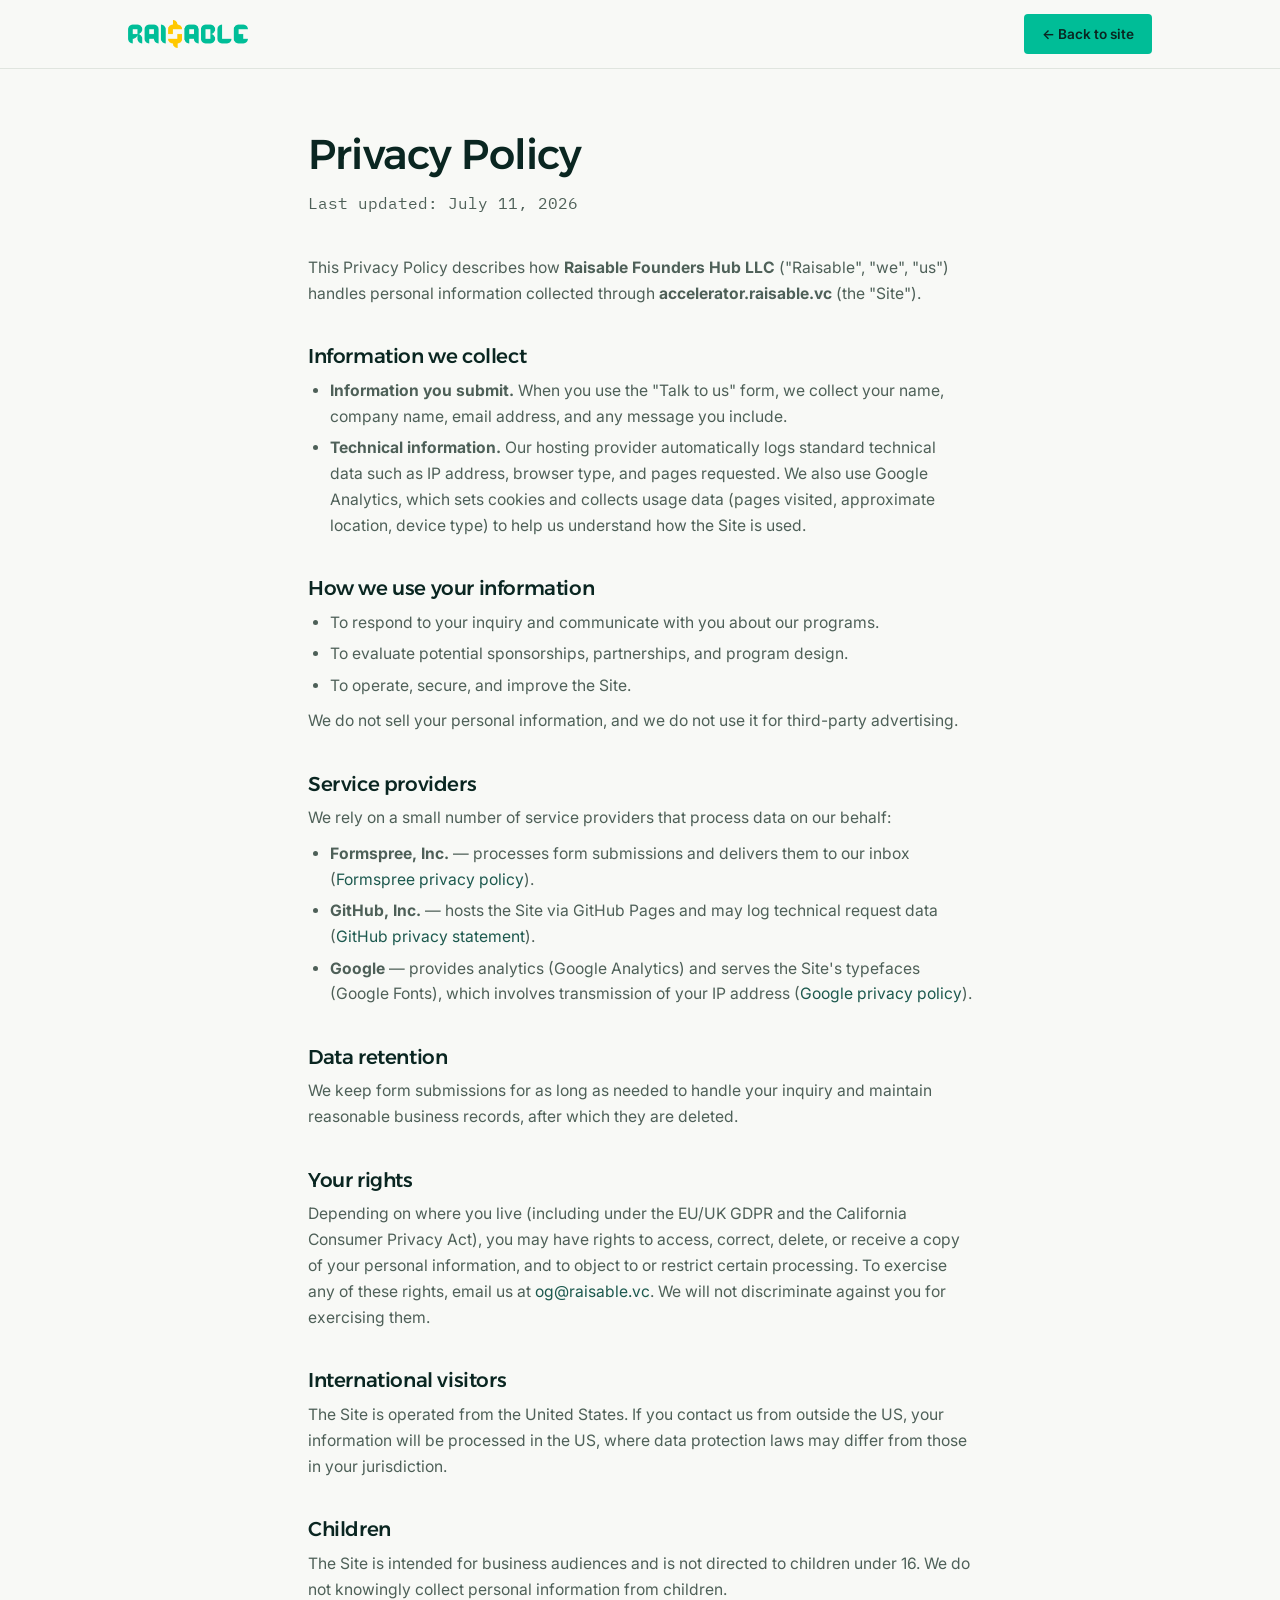
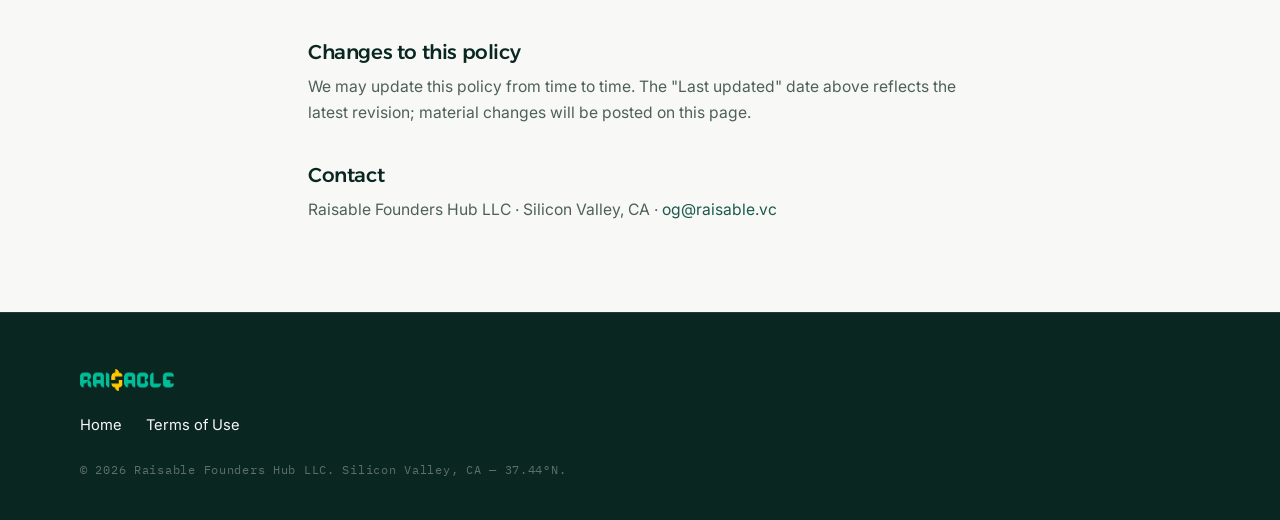
<file: privacy.html>
<!DOCTYPE html>
<html lang="en">
<head>
  <meta charset="UTF-8">
  <meta name="viewport" content="width=device-width, initial-scale=1.0">
  <title>Privacy Policy | Raisable</title>
  <meta name="description" content="Privacy Policy for accelerator.raisable.vc, operated by Raisable Founders Hub LLC.">
  <meta name="robots" content="noindex">
  <link rel="icon" href="data:image/svg+xml,%3Csvg xmlns='http://www.w3.org/2000/svg' viewBox='0 0 32 32'%3E%3Crect width='32' height='32' rx='7' fill='%230A2621'/%3E%3Ctext x='16' y='23' font-family='Arial,sans-serif' font-size='19' font-weight='700' fill='%2300BD97' text-anchor='middle'%3ER%3C/text%3E%3C/svg%3E">
  <link rel="preconnect" href="https://fonts.googleapis.com">
  <link rel="preconnect" href="https://fonts.gstatic.com" crossorigin>
  <link href="https://fonts.googleapis.com/css2?family=Alexandria:wght@400;500;600;700&family=Inter:wght@400;500;600&family=IBM+Plex+Mono:wght@400;500&display=swap" rel="stylesheet">
  <link rel="stylesheet" href="assets/css/style.css">
</head>
<body>

  <header class="nav is-solid">
    <div class="nav-inner">
      <a class="nav-logo" href="index.html" aria-label="Raisable — home">
        <img src="assets/img/logo.png" alt="Raisable" width="122" height="28">
      </a>
      <a class="btn btn-nav" style="margin-left:auto" href="index.html">← Back to site</a>
    </div>
  </header>

  <main class="legal-main">
    <h1>Privacy Policy</h1>
    <p class="legal-updated">Last updated: July 11, 2026</p>

    <p>This Privacy Policy describes how <strong>Raisable Founders Hub LLC</strong>
      ("Raisable", "we", "us") handles personal information collected through
      <strong>accelerator.raisable.vc</strong> (the "Site").</p>

    <h2>Information we collect</h2>
    <ul>
      <li><strong>Information you submit.</strong> When you use the "Talk to us" form, we
        collect your name, company name, email address, and any message you include.</li>
      <li><strong>Technical information.</strong> Our hosting provider automatically logs
        standard technical data such as IP address, browser type, and pages requested.
        We also use Google Analytics, which sets cookies and collects usage data (pages
        visited, approximate location, device type) to help us understand how the Site is
        used.</li>
    </ul>

    <h2>How we use your information</h2>
    <ul>
      <li>To respond to your inquiry and communicate with you about our programs.</li>
      <li>To evaluate potential sponsorships, partnerships, and program design.</li>
      <li>To operate, secure, and improve the Site.</li>
    </ul>
    <p>We do not sell your personal information, and we do not use it for third-party
      advertising.</p>

    <h2>Service providers</h2>
    <p>We rely on a small number of service providers that process data on our behalf:</p>
    <ul>
      <li><strong>Formspree, Inc.</strong> — processes form submissions and delivers them to
        our inbox (<a href="https://formspree.io/legal/privacy-policy/" rel="noopener">Formspree privacy policy</a>).</li>
      <li><strong>GitHub, Inc.</strong> — hosts the Site via GitHub Pages and may log
        technical request data (<a href="https://docs.github.com/en/site-policy/privacy-policies/github-general-privacy-statement" rel="noopener">GitHub privacy statement</a>).</li>
      <li><strong>Google</strong> — provides analytics (Google Analytics) and serves the
        Site's typefaces (Google Fonts), which involves transmission of your IP address
        (<a href="https://policies.google.com/privacy" rel="noopener">Google privacy policy</a>).</li>
    </ul>

    <h2>Data retention</h2>
    <p>We keep form submissions for as long as needed to handle your inquiry and maintain
      reasonable business records, after which they are deleted.</p>

    <h2>Your rights</h2>
    <p>Depending on where you live (including under the EU/UK GDPR and the California
      Consumer Privacy Act), you may have rights to access, correct, delete, or receive a
      copy of your personal information, and to object to or restrict certain processing.
      To exercise any of these rights, email us at
      <a href="mailto:og@raisable.vc">og@raisable.vc</a>. We will not discriminate against
      you for exercising them.</p>

    <h2>International visitors</h2>
    <p>The Site is operated from the United States. If you contact us from outside the US,
      your information will be processed in the US, where data protection laws may differ
      from those in your jurisdiction.</p>

    <h2>Children</h2>
    <p>The Site is intended for business audiences and is not directed to children under 16.
      We do not knowingly collect personal information from children.</p>

    <h2>Changes to this policy</h2>
    <p>We may update this policy from time to time. The "Last updated" date above reflects
      the latest revision; material changes will be posted on this page.</p>

    <h2>Contact</h2>
    <p>Raisable Founders Hub LLC · Silicon Valley, CA ·
      <a href="mailto:og@raisable.vc">og@raisable.vc</a></p>
  </main>

  <footer class="footer">
    <div class="footer-inner">
      <img src="assets/img/logo.png" alt="Raisable" width="113" height="26">
      <div class="footer-links">
        <a href="index.html">Home</a>
        <a href="terms.html">Terms of Use</a>
      </div>
      <p class="footer-fine">© 2026 Raisable Founders Hub LLC. Silicon Valley, CA — 37.44°N.</p>
    </div>
  </footer>

</body>
</html>
</file>
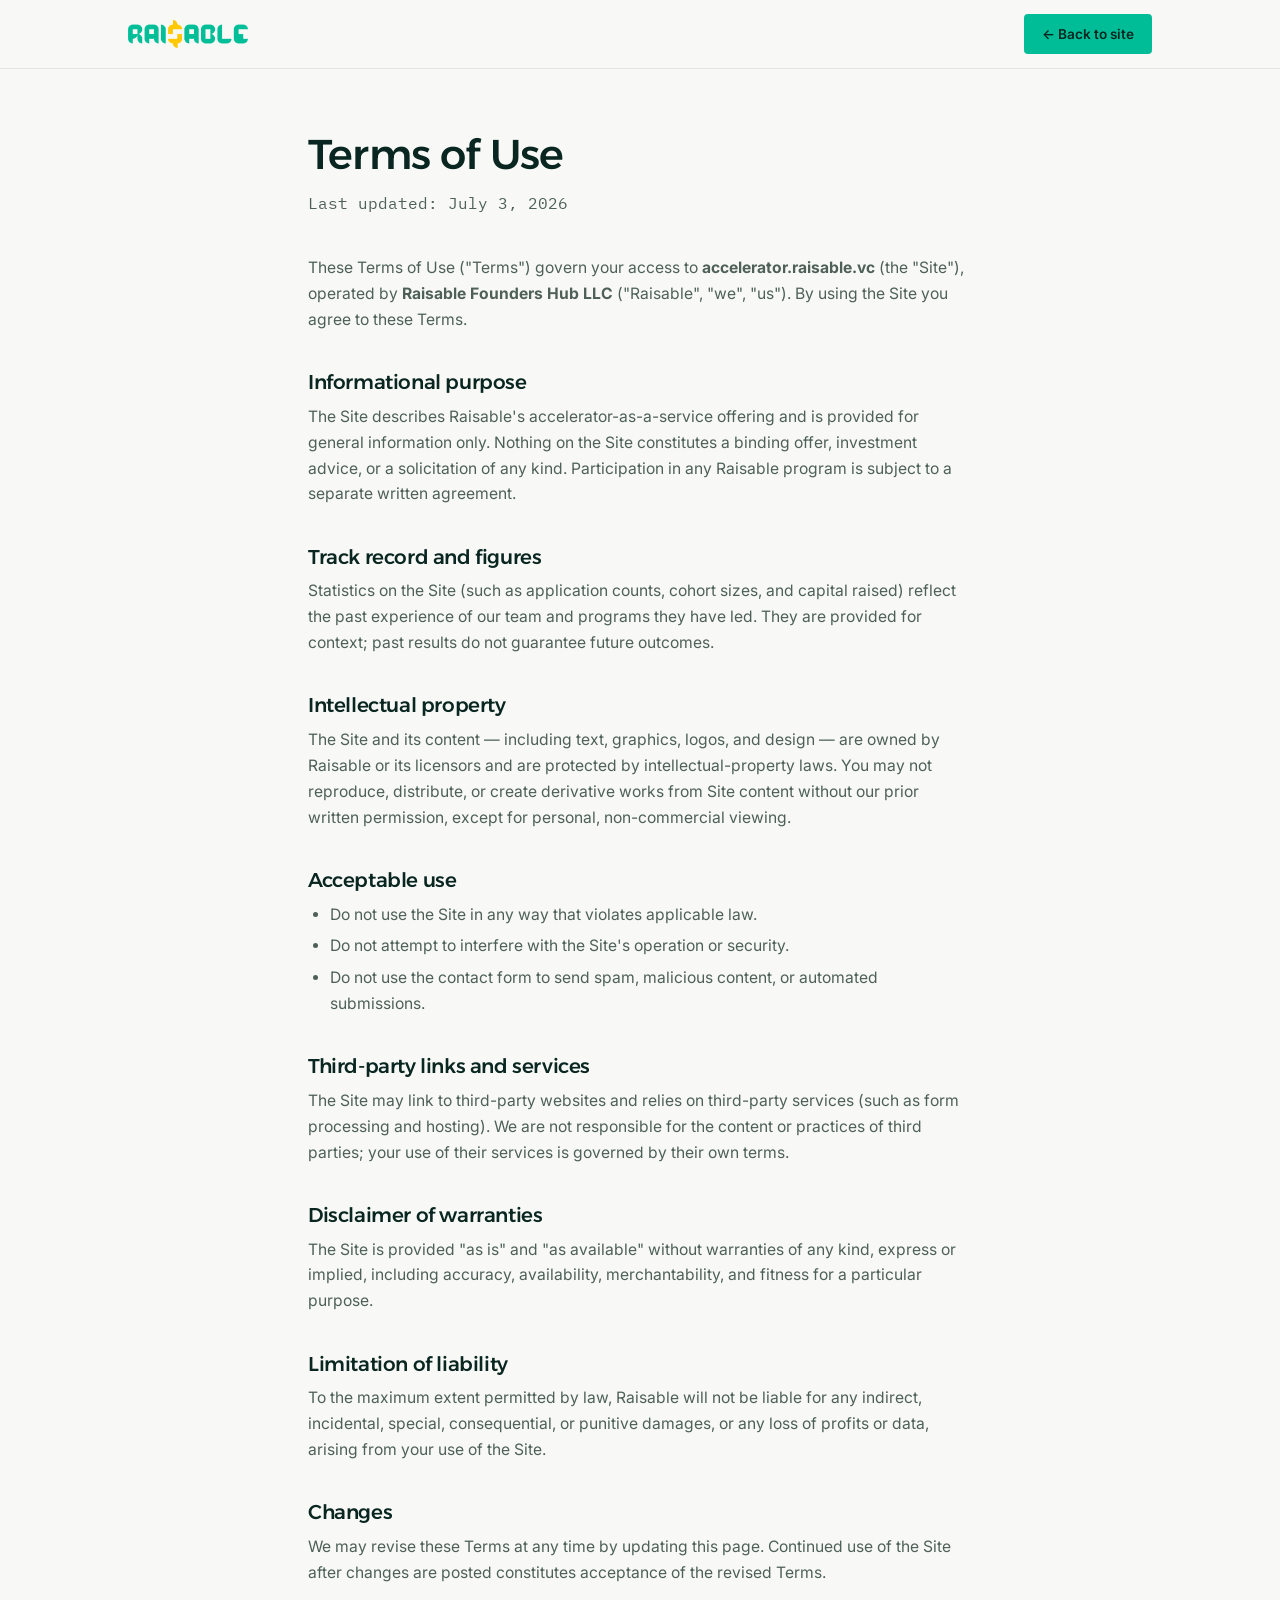
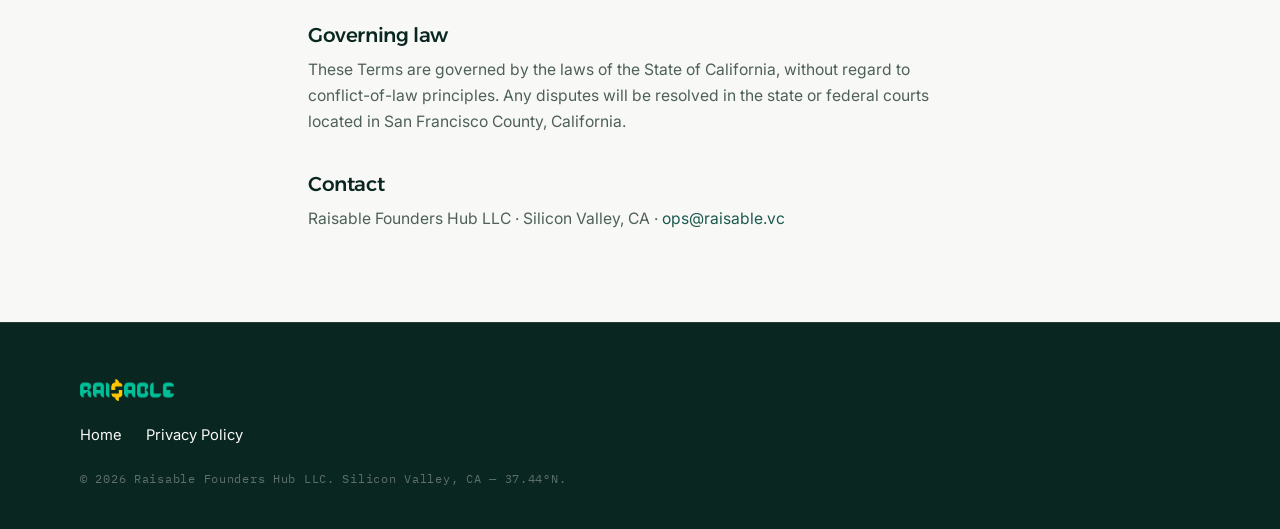
<file: terms.html>
<!DOCTYPE html>
<html lang="en">
<head>
  <meta charset="UTF-8">
  <meta name="viewport" content="width=device-width, initial-scale=1.0">
  <title>Terms of Use | Raisable</title>
  <meta name="description" content="Terms of Use for accelerator.raisable.vc, operated by Raisable Founders Hub LLC.">
  <meta name="robots" content="noindex">
  <link rel="icon" href="data:image/svg+xml,%3Csvg xmlns='http://www.w3.org/2000/svg' viewBox='0 0 32 32'%3E%3Crect width='32' height='32' rx='7' fill='%230A2621'/%3E%3Ctext x='16' y='23' font-family='Arial,sans-serif' font-size='19' font-weight='700' fill='%2300BD97' text-anchor='middle'%3ER%3C/text%3E%3C/svg%3E">
  <link rel="preconnect" href="https://fonts.googleapis.com">
  <link rel="preconnect" href="https://fonts.gstatic.com" crossorigin>
  <link href="https://fonts.googleapis.com/css2?family=Alexandria:wght@400;500;600;700&family=Inter:wght@400;500;600&family=IBM+Plex+Mono:wght@400;500&display=swap" rel="stylesheet">
  <link rel="stylesheet" href="assets/css/style.css">
</head>
<body>

  <header class="nav is-solid">
    <div class="nav-inner">
      <a class="nav-logo" href="index.html" aria-label="Raisable — home">
        <img src="assets/img/logo.png" alt="Raisable" width="122" height="28">
      </a>
      <a class="btn btn-nav" style="margin-left:auto" href="index.html">← Back to site</a>
    </div>
  </header>

  <main class="legal-main">
    <h1>Terms of Use</h1>
    <p class="legal-updated">Last updated: July 3, 2026</p>

    <p>These Terms of Use ("Terms") govern your access to
      <strong>accelerator.raisable.vc</strong> (the "Site"), operated by
      <strong>Raisable Founders Hub LLC</strong> ("Raisable", "we", "us"). By using the
      Site you agree to these Terms.</p>

    <h2>Informational purpose</h2>
    <p>The Site describes Raisable's accelerator-as-a-service offering and is provided for
      general information only. Nothing on the Site constitutes a binding offer, investment
      advice, or a solicitation of any kind. Participation in any Raisable program is
      subject to a separate written agreement.</p>

    <h2>Track record and figures</h2>
    <p>Statistics on the Site (such as application counts, cohort sizes, and capital
      raised) reflect the past experience of our team and programs they have led. They are
      provided for context; past results do not guarantee future outcomes.</p>

    <h2>Intellectual property</h2>
    <p>The Site and its content — including text, graphics, logos, and design — are owned
      by Raisable or its licensors and are protected by intellectual-property laws. You may
      not reproduce, distribute, or create derivative works from Site content without our
      prior written permission, except for personal, non-commercial viewing.</p>

    <h2>Acceptable use</h2>
    <ul>
      <li>Do not use the Site in any way that violates applicable law.</li>
      <li>Do not attempt to interfere with the Site's operation or security.</li>
      <li>Do not use the contact form to send spam, malicious content, or automated
        submissions.</li>
    </ul>

    <h2>Third-party links and services</h2>
    <p>The Site may link to third-party websites and relies on third-party services (such
      as form processing and hosting). We are not responsible for the content or practices
      of third parties; your use of their services is governed by their own terms.</p>

    <h2>Disclaimer of warranties</h2>
    <p>The Site is provided "as is" and "as available" without warranties of any kind,
      express or implied, including accuracy, availability, merchantability, and fitness
      for a particular purpose.</p>

    <h2>Limitation of liability</h2>
    <p>To the maximum extent permitted by law, Raisable will not be liable for any
      indirect, incidental, special, consequential, or punitive damages, or any loss of
      profits or data, arising from your use of the Site.</p>

    <h2>Changes</h2>
    <p>We may revise these Terms at any time by updating this page. Continued use of the
      Site after changes are posted constitutes acceptance of the revised Terms.</p>

    <h2>Governing law</h2>
    <p>These Terms are governed by the laws of the State of California, without regard to
      conflict-of-law principles. Any disputes will be resolved in the state or federal
      courts located in San Francisco County, California.</p>

    <h2>Contact</h2>
    <p>Raisable Founders Hub LLC · Silicon Valley, CA ·
      <a href="mailto:ops@raisable.vc">ops@raisable.vc</a></p>
  </main>

  <footer class="footer">
    <div class="footer-inner">
      <img src="assets/img/logo.png" alt="Raisable" width="113" height="26">
      <div class="footer-links">
        <a href="index.html">Home</a>
        <a href="privacy.html">Privacy Policy</a>
      </div>
      <p class="footer-fine">© 2026 Raisable Founders Hub LLC. Silicon Valley, CA — 37.44°N.</p>
    </div>
  </footer>

</body>
</html>
</file>
<file: assets/css/style.css>
/* ============================================================
   Raisable Founders Hub — Accelerator-as-a-Service
   Brand palette (logo book): forest #0A2621 · emerald #00BD97 ·
   yellow #FFC700 · orange #FF6B00 · mid-green #1C594E
   Type: Alexandria (display) · Inter (body) · IBM Plex Mono (data)
   ============================================================ */

:root {
  --paper: #F8F9F6;
  --white: #FFFFFF;
  --ink: #0A2621;
  --soft: #4E6058;
  --line: #E0E5DF;
  --teal: #00BD97;
  --teal-ink: #1C594E;
  --yellow: #FFC700;
  --night: #0A2621;
  --night-soft: rgba(248, 249, 246, 0.72);

  --font-display: "Alexandria", "Avenir Next", sans-serif;
  --font-body: "Inter", -apple-system, "Segoe UI", sans-serif;
  --font-mono: "IBM Plex Mono", "SF Mono", monospace;

  --w-content: 1120px;
  --pad-x: clamp(20px, 5vw, 48px);
}

* { margin: 0; padding: 0; box-sizing: border-box; }

html { scroll-behavior: smooth; }

body {
  font-family: var(--font-body);
  font-size: 17px;
  line-height: 1.65;
  color: var(--ink);
  background: var(--paper);
  -webkit-font-smoothing: antialiased;
}

img, video { max-width: 100%; display: block; }

a { color: var(--teal-ink); text-decoration: none; }
a:hover { text-decoration: underline; text-underline-offset: 3px; }

:focus-visible {
  outline: 2px solid var(--teal);
  outline-offset: 3px;
  border-radius: 2px;
}

.skip-link {
  position: absolute; left: -9999px; top: 0;
  background: var(--ink); color: var(--paper);
  padding: 10px 18px; z-index: 100;
}
.skip-link:focus { left: 12px; top: 12px; }

/* ---------- Typography ---------- */

h1, h2, h3 {
  font-family: var(--font-display);
  font-weight: 500;
  line-height: 1.16;
  letter-spacing: -0.02em;
  text-wrap: balance;
}

/* Alexandria has no italic — accent words carry color instead */
h1 em, h2 em {
  font-style: normal;
  font-weight: 500;
  color: var(--teal-ink);
}

h2 { font-size: clamp(1.8rem, 3.6vw, 2.7rem); margin-bottom: 0.6em; }
h3 { font-size: 1.2rem; line-height: 1.3; }

.eyebrow {
  font-family: var(--font-mono);
  font-size: 0.78rem;
  font-weight: 500;
  letter-spacing: 0.14em;
  text-transform: uppercase;
  color: var(--teal-ink);
  margin-bottom: 1.1rem;
}
.eyebrow::before {
  content: "";
  display: inline-block;
  width: 8px; height: 8px;
  background: var(--teal);
  margin-right: 10px;
  vertical-align: baseline;
}
.eyebrow-light { color: var(--teal); }

.lede { font-size: 1.18rem; line-height: 1.6; color: var(--ink); max-width: 58ch; }
.quiet { color: var(--soft); }
.kicker {
  font-family: var(--font-display);
  font-weight: 500;
  font-size: 1.15rem;
  color: var(--teal-ink);
  margin-top: 1.6rem;
}

/* ---------- Buttons ---------- */

.btn {
  display: inline-block;
  font-family: var(--font-body);
  font-weight: 600;
  font-size: 0.95rem;
  padding: 14px 28px;
  border: 0;
  border-radius: 4px;
  cursor: pointer;
  transition: background-color 0.18s ease, transform 0.18s ease;
}
.btn:hover { text-decoration: none; }

.btn-primary {
  background: var(--teal);
  color: var(--night);
}
.btn-primary:hover { background: #0BD5AC; transform: translateY(-1px); }

.btn-nav {
  background: var(--teal);
  color: var(--night);
  padding: 9px 18px;
  font-size: 0.85rem;
}
.btn-nav:hover { background: #0BD5AC; }

.link-arrow {
  font-size: 0.95rem;
  font-weight: 500;
  color: var(--paper);
  border-bottom: 1px solid rgba(248, 249, 246, 0.4);
  padding-bottom: 2px;
}
.link-arrow:hover { text-decoration: none; border-color: var(--paper); }

/* ---------- Nav ---------- */

.nav {
  position: fixed;
  top: 0; left: 0; right: 0;
  z-index: 50;
  transition: background-color 0.25s ease, box-shadow 0.25s ease;
}
.nav-inner {
  max-width: var(--w-content);
  margin: 0 auto;
  padding: 14px var(--pad-x);
  display: flex;
  align-items: center;
  gap: 32px;
}
.nav-logo img { height: 28px; width: auto; }
.nav-links {
  display: flex;
  gap: 26px;
  margin-left: auto;
}
.nav-links a {
  font-size: 0.88rem;
  font-weight: 500;
  color: var(--paper);
  transition: color 0.2s ease;
}
.nav-links a:hover { color: var(--teal); text-decoration: none; }

.nav.is-solid,
.nav.is-open {
  background: rgba(248, 249, 246, 0.92);
  backdrop-filter: blur(12px);
  box-shadow: 0 1px 0 var(--line);
}
.nav.is-solid .nav-links a,
.nav.is-open .nav-links a { color: var(--ink); }
.nav.is-solid .nav-links a:hover,
.nav.is-open .nav-links a:hover { color: var(--teal-ink); }

/* Hamburger (mobile menu) */
.nav-toggle {
  display: none;
  flex-direction: column;
  justify-content: center;
  gap: 6px;
  width: 40px;
  height: 40px;
  padding: 9px;
  border: 0;
  border-radius: 6px;
  background: transparent;
  cursor: pointer;
}
.nav-toggle span {
  display: block;
  height: 2px;
  width: 100%;
  background: var(--paper);
  border-radius: 2px;
  transition: transform 0.25s ease, background-color 0.25s ease;
}
.nav.is-solid .nav-toggle span,
.nav.is-open .nav-toggle span { background: var(--ink); }
.nav.is-open .nav-toggle span:first-child { transform: translateY(4px) rotate(45deg); }
.nav.is-open .nav-toggle span:last-child { transform: translateY(-4px) rotate(-45deg); }

/* ---------- Hero ---------- */

.hero {
  position: relative;
  min-height: 100svh;
  display: flex;
  flex-direction: column;
  justify-content: flex-end;
  color: var(--paper);
  overflow: hidden;
}

.hero-media {
  position: absolute;
  inset: 0;
  z-index: 0;
}
.hero-media video {
  width: 100%;
  height: 100%;
  object-fit: cover;
}
.hero-scrim {
  position: absolute;
  inset: 0;
  background:
    linear-gradient(to right,
      rgba(10, 38, 33, 0.55) 0%,
      rgba(10, 38, 33, 0.18) 60%,
      rgba(10, 38, 33, 0) 100%),
    linear-gradient(to bottom,
      rgba(10, 38, 33, 0.62) 0%,
      rgba(10, 38, 33, 0.44) 35%,
      rgba(10, 38, 33, 0.72) 72%,
      rgba(10, 38, 33, 0.94) 100%);
}

.hero-content {
  position: relative;
  z-index: 1;
  max-width: var(--w-content);
  width: 100%;
  margin: 0 auto;
  padding: 140px var(--pad-x) 56px;
}

.hero h1 {
  font-size: clamp(2.1rem, 5vw, 3.7rem);
  font-weight: 500;
  max-width: 20ch;
}
.hero h1 em { color: var(--teal); }

.hero-sub {
  margin-top: 1.4rem;
  max-width: 56ch;
  font-size: 1.1rem;
  color: var(--night-soft);
}

.hero-actions {
  margin-top: 2.2rem;
  display: flex;
  align-items: center;
  gap: 28px;
  flex-wrap: wrap;
}

.hero-proof {
  position: relative;
  z-index: 1;
  max-width: var(--w-content);
  width: 100%;
  margin: 0 auto;
  padding: 22px var(--pad-x) 30px;
  border-top: 1px solid rgba(248, 249, 246, 0.22);
  display: flex;
  gap: clamp(24px, 4vw, 56px);
  flex-wrap: wrap;
}
.proof-item { display: flex; flex-direction: column; }
.proof-item strong {
  font-family: var(--font-mono);
  font-weight: 500;
  font-size: 1.25rem;
  font-variant-numeric: tabular-nums;
}
.proof-item span {
  font-size: 0.78rem;
  letter-spacing: 0.04em;
  color: rgba(248, 249, 246, 0.62);
}
.proof-wide strong { font-size: 1rem; padding-top: 4px; }

/* ---------- Sections ---------- */

.section {
  padding: clamp(72px, 10vw, 128px) var(--pad-x);
}
/* Dark gradient sections (alternating rhythm: hero dark → light → dark…) */
.section-dark {
  background: linear-gradient(160deg, #000000 0%, #38746B 100%);
  color: var(--paper);
}
.section-dark h2,
.section-dark h3,
.section-dark .funnel-stage { color: #FFFFFF; }
.section-dark h2 em { color: var(--teal); }
.section-dark .eyebrow { color: var(--teal); }
.section-dark .lede { color: rgba(248, 249, 246, 0.92); }
.section-dark .section-body p:not(.lede) { color: rgba(248, 249, 246, 0.78); }
.section-dark .quiet { color: rgba(248, 249, 246, 0.6); }
.section-dark .funnel-num { color: #FFFFFF; }
.section-dark .funnel-note { color: rgba(248, 249, 246, 0.65); }
.section-dark .funnel-ledger { border-top-color: rgba(248, 249, 246, 0.85); }
.section-dark .funnel-row { border-bottom-color: rgba(248, 249, 246, 0.18); }
.section-dark .funnel-row::before { color: rgba(248, 249, 246, 0.5); }
.section-dark .funnel-row-accent { border-bottom-color: rgba(248, 249, 246, 0.85); }
.section-dark .funnel-row-accent .funnel-num,
.section-dark .funnel-row-accent .funnel-stage { color: var(--teal); }
.section-dark .included-list { border-top-color: rgba(248, 249, 246, 0.22); }
.section-dark .included-list li {
  border-bottom-color: rgba(248, 249, 246, 0.22);
  color: rgba(248, 249, 246, 0.85);
}
.section-dark .deliv-plate {
  background: rgba(248, 249, 246, 0.07);
  border: 1px solid rgba(0, 189, 151, 0.3);
}
.section-dark .deliv-plate h3 { color: #FFFFFF; }
.section-dark .deliv-plate p { color: #A9DFD1; }
.section-dark .who-card {
  background: rgba(248, 249, 246, 0.06);
  border-color: rgba(248, 249, 246, 0.16);
}
.section-dark .who-card p { color: rgba(248, 249, 246, 0.75); }

.section-grid {
  max-width: var(--w-content);
  margin: 0 auto;
  display: grid;
  grid-template-columns: 220px 1fr;
  gap: 40px;
}
.section-grid + .section-grid { margin-top: clamp(48px, 6vw, 80px); }

.section-body { max-width: 720px; }
.section-body p + p { margin-top: 1rem; }
.section-body .quiet { margin-top: 1.6rem; }

.fired-grid {
  display: grid;
  grid-template-columns: 1fr 1fr;
  gap: 16px;
  margin-top: 1.4rem;
}
.fired-card {
  background: var(--white);
  border: 1px solid var(--line);
  border-radius: 10px;
  padding: 22px 24px;
}
.fired-card h3 {
  font-size: 1.02rem;
  margin-bottom: 0.5rem;
}
.fired-card h3 span {
  font-family: var(--font-mono);
  color: var(--teal-ink);
  margin-right: 4px;
}
.fired-card p { color: var(--soft); font-size: 0.93rem; line-height: 1.55; }

.fact-chips {
  display: grid;
  grid-template-columns: repeat(3, 1fr);
  gap: 16px;
  margin-top: 1.8rem;
}
.fact-chip {
  background: rgba(248, 249, 246, 0.06);
  border: 1px solid rgba(0, 189, 151, 0.3);
  border-radius: 10px;
  padding: 20px 22px;
}
.fact-chip strong {
  display: block;
  font-family: var(--font-display);
  font-weight: 500;
  font-size: 1.05rem;
  color: #FFFFFF;
  margin-bottom: 0.4rem;
}
.fact-chip span {
  color: #A9DFD1;
  font-size: 0.9rem;
  line-height: 1.55;
}

.included-panel {
  max-width: var(--w-content);
  margin: clamp(48px, 6vw, 80px) auto 0;
  background: rgba(248, 249, 246, 0.06);
  border: 1px solid rgba(248, 249, 246, 0.16);
  border-radius: 14px;
  padding: clamp(26px, 3.5vw, 44px);
}
.included-panel .eyebrow { margin-bottom: 0.6rem; }
.included-list {
  list-style: none;
  display: grid;
  grid-template-columns: 1fr 1fr;
  column-gap: 40px;
}
.included-list li {
  padding: 14px 0 14px 28px;
  border-bottom: 1px solid rgba(248, 249, 246, 0.14);
  position: relative;
}
.included-list li::before {
  content: "—";
  position: absolute;
  left: 0;
  font-family: var(--font-mono);
  color: var(--teal);
}

/* ---------- Funnel ledger (signature) ---------- */

.funnel {
  max-width: var(--w-content);
  margin: clamp(56px, 7vw, 96px) auto;
}
.funnel-title { margin-bottom: 0; }

.funnel-ledger {
  list-style: none;
  counter-reset: stage;
  border-top: 2px solid var(--ink);
  margin-top: 1.2rem;
}
.funnel-row {
  counter-increment: stage;
  display: grid;
  grid-template-columns: 200px 1fr 1.2fr;
  align-items: baseline;
  gap: 24px;
  padding: 26px 0;
  border-bottom: 1px solid var(--line);
  position: relative;
}
.funnel-row::before {
  content: "0" counter(stage);
  position: absolute;
  right: 0;
  top: 10px;
  font-family: var(--font-mono);
  font-size: 0.7rem;
  color: var(--soft);
  letter-spacing: 0.1em;
}
.funnel-num {
  font-family: var(--font-mono);
  font-weight: 500;
  font-size: clamp(2rem, 4.5vw, 3.4rem);
  font-variant-numeric: tabular-nums;
  line-height: 1;
  white-space: nowrap;
}
.funnel-stage {
  font-family: var(--font-display);
  font-size: 1.15rem;
  font-weight: 500;
}
.funnel-note { color: var(--soft); font-size: 0.95rem; }

.funnel-row-accent { border-bottom: 2px solid var(--ink); }
.funnel-row-accent .funnel-num,
.funnel-row-accent .funnel-stage { color: var(--teal-ink); }

/* ---------- Statement (exclusivity) ---------- */

.statement {
  max-width: var(--w-content);
  margin: 0 auto;
}
.statement-h {
  font-size: clamp(2rem, 4.6vw, 3.3rem);
  max-width: 18ch;
}
.statement-h em { color: var(--teal-ink); }
.statement-cols {
  margin-top: 2rem;
  display: grid;
  grid-template-columns: 1fr 1fr;
  gap: 40px;
  max-width: 900px;
  color: var(--soft);
}
.statement-cols p:first-child { color: var(--ink); }

/* ---------- Deliverables table ---------- */

.deliv-grid {
  max-width: var(--w-content);
  margin: clamp(32px, 4vw, 56px) auto 0;
  display: grid;
  grid-template-columns: repeat(3, 1fr);
  gap: 20px;
}
.deliv-plate {
  background: #E7F5EE;
  border-radius: 12px;
  padding: clamp(24px, 2.5vw, 34px);
  min-height: 200px;
  display: flex;
  flex-direction: column;
  justify-content: flex-start;
  gap: 14px;
}
.deliv-plate h3 {
  font-size: 1.15rem;
  color: var(--ink);
}
.deliv-plate p {
  color: var(--teal-ink);
  font-size: 0.95rem;
  line-height: 1.55;
}

.mid-cta {
  max-width: var(--w-content);
  margin: 48px auto 0;
}

/* ---------- Pilot stats ---------- */

.pilot-stats {
  display: grid;
  grid-template-columns: repeat(3, 1fr);
  gap: 28px;
  margin: 2rem 0;
}
.pilot-stat { display: flex; flex-direction: column; gap: 6px; }
.pilot-stat strong {
  font-family: var(--font-mono);
  font-weight: 500;
  font-size: clamp(2.2rem, 4vw, 3rem);
  font-variant-numeric: tabular-nums;
  line-height: 1;
  color: var(--ink);
}
.pilot-stat > span:last-child { color: var(--soft); font-size: 0.92rem; }

.rule {
  border: 0;
  border-top: 1px solid var(--line);
  margin: 2.2rem 0 0;
}
.all-stats {
  grid-template-columns: repeat(4, 1fr);
  margin: 1.6rem 0 0;
}
.all-stats strong { font-size: clamp(1.7rem, 2.8vw, 2.3rem); color: var(--teal-ink); }
.logo-row {
  display: flex;
  flex-wrap: wrap;
  gap: 14px 34px;
  margin-top: 2rem;
}
.logo-row span {
  font-family: var(--font-display);
  font-weight: 500;
  font-size: 1.1rem;
  color: var(--soft);
}

/* ---------- Who it's for ---------- */

.who-grid {
  max-width: var(--w-content);
  margin: clamp(32px, 4vw, 56px) auto 0;
  display: grid;
  grid-template-columns: repeat(3, 1fr);
  gap: 24px;
}
.who-card {
  background: var(--paper);
  border: 1px solid var(--line);
  border-radius: 6px;
  padding: 30px 28px;
}
.who-card h3 { margin-bottom: 0.7rem; }
.who-card p { color: var(--soft); font-size: 0.97rem; }

/* ---------- Team ---------- */

.team-grid {
  max-width: var(--w-content);
  margin: clamp(32px, 4vw, 56px) auto 0;
  display: grid;
  grid-template-columns: repeat(3, 1fr);
  gap: 24px;
}
.team-card {
  border-top: 2px solid var(--ink);
  padding-top: 22px;
}
.team-photo {
  width: 128px;
  height: 128px;
  object-fit: cover;
  border-radius: 50%;
  margin-bottom: 18px;
}
.team-card h3 { margin-bottom: 2px; }
.team-role {
  font-family: var(--font-mono);
  font-size: 0.78rem;
  text-transform: uppercase;
  letter-spacing: 0.1em;
  color: var(--soft);
  margin-bottom: 0.9rem;
}
.team-card > p:not(.team-role):not(.team-exp) { color: var(--soft); font-size: 0.95rem; }
.team-exp {
  display: flex;
  flex-wrap: wrap;
  gap: 8px;
  margin-top: 16px;
}
.team-exp span {
  font-family: var(--font-mono);
  font-size: 0.72rem;
  letter-spacing: 0.06em;
  color: var(--teal-ink);
  background: var(--white);
  border: 1px solid var(--line);
  border-radius: 999px;
  padding: 4px 12px;
}

/* ---------- Closing CTA + form ---------- */

.closing {
  background: linear-gradient(160deg, #000000 0%, #38746B 100%);
  color: var(--paper);
  padding: clamp(80px, 10vw, 130px) var(--pad-x);
}
.closing-inner {
  max-width: var(--w-content);
  margin: 0 auto;
}
.closing-copy { max-width: 640px; }
.closing-actions {
  margin-top: 2.2rem;
  display: flex;
  align-items: center;
  gap: 28px;
  flex-wrap: wrap;
}
.closing-actions .closing-contact { margin: 0; }
.closing h2 {
  font-size: clamp(1.9rem, 3.8vw, 2.8rem);
}
.closing h2 em { color: var(--yellow); }
.closing-copy p { color: rgba(248, 249, 246, 0.75); max-width: 46ch; }
.closing-copy p + p { margin-top: 1rem; }
.closing-contact a { color: var(--teal); }
.closing-arrow {
  margin-top: 2.4rem;
  opacity: 0.9;
}

/* ---------- Form modal ---------- */

.form-modal {
  background: #10312A;
  color: var(--paper);
  border: 1px solid rgba(248, 249, 246, 0.16);
  border-radius: 10px;
  padding: 0;
  width: min(520px, calc(100vw - 32px));
  margin: auto;
  box-shadow: 0 24px 80px rgba(10, 38, 33, 0.5);
}
.form-modal::backdrop {
  background: rgba(10, 38, 33, 0.65);
  backdrop-filter: blur(4px);
}
.form-modal[open] {
  animation: modal-in 0.28s cubic-bezier(0.2, 0.8, 0.3, 1);
}
.form-modal[open]::backdrop {
  animation: backdrop-in 0.28s ease;
}
@keyframes modal-in {
  from { opacity: 0; transform: translateY(16px) scale(0.97); }
  to   { opacity: 1; transform: none; }
}
@keyframes backdrop-in {
  from { opacity: 0; }
  to   { opacity: 1; }
}

.modal-close {
  position: absolute;
  top: 14px;
  right: 14px;
  z-index: 1;
  width: 34px;
  height: 34px;
  border: 0;
  border-radius: 50%;
  background: rgba(248, 249, 246, 0.08);
  color: var(--paper);
  font-size: 1.15rem;
  line-height: 1;
  cursor: pointer;
  transition: background-color 0.18s ease;
}
.modal-close:hover { background: rgba(248, 249, 246, 0.18); }

.form-sub {
  color: rgba(248, 249, 246, 0.65);
  font-size: 0.95rem;
  margin: -0.9rem 0 1.4rem;
}

.lead-form {
  padding: clamp(26px, 4vw, 38px);
}
.form-title {
  font-size: 1.3rem;
  margin-bottom: 1.4rem;
}
.field { margin-bottom: 1.1rem; }
.field label {
  display: block;
  font-family: var(--font-mono);
  font-size: 0.75rem;
  text-transform: uppercase;
  letter-spacing: 0.1em;
  color: rgba(248, 249, 246, 0.65);
  margin-bottom: 7px;
}
.field .optional { text-transform: none; letter-spacing: 0; color: rgba(248, 249, 246, 0.4); }
.field input,
.field textarea {
  width: 100%;
  font-family: var(--font-body);
  font-size: 1rem;
  color: var(--paper);
  background: rgba(248, 249, 246, 0.06);
  border: 1px solid rgba(248, 249, 246, 0.2);
  border-radius: 4px;
  padding: 12px 14px;
  transition: border-color 0.18s ease;
}
.field textarea { resize: vertical; }
.field input::placeholder,
.field textarea::placeholder { color: rgba(248, 249, 246, 0.35); }
.field input:focus,
.field textarea:focus {
  outline: none;
  border-color: var(--teal);
}
.field input.is-invalid,
.field textarea.is-invalid { border-color: #E0685A; }

.gotcha { position: absolute; left: -9999px; height: 0; width: 0; opacity: 0; }

.btn-submit { width: 100%; margin-top: 6px; }
.btn-submit[disabled] { opacity: 0.6; cursor: wait; }

.form-status { margin-top: 12px; font-size: 0.92rem; min-height: 1.4em; }
.form-status.ok { color: var(--teal); }
.form-status.err { color: #E0685A; }

/* ---------- FAQ ---------- */

.faq-list {
  border-top: 1px solid var(--line);
  margin-top: 0.5rem;
}
.faq-list details {
  border-bottom: 1px solid var(--line);
}
.faq-list summary {
  cursor: pointer;
  list-style: none;
  font-family: var(--font-display);
  font-size: 1.05rem;
  font-weight: 500;
  padding: 20px 40px 20px 0;
  position: relative;
}
.faq-list summary::-webkit-details-marker { display: none; }
.faq-list summary::after {
  content: "+";
  position: absolute;
  right: 4px;
  top: 50%;
  transform: translateY(-50%);
  font-family: var(--font-mono);
  font-size: 1.2rem;
  color: var(--teal-ink);
  transition: transform 0.2s ease;
}
.faq-list details[open] summary::after {
  content: "–";
}
.faq-list summary:hover { color: var(--teal-ink); }
.faq-list details p {
  color: var(--soft);
  padding: 0 0 20px;
  max-width: 62ch;
}
.faq-list details p + p { padding-top: 0; margin-top: -8px; }

/* ---------- Footer ---------- */

.footer {
  background: var(--night);
  color: rgba(248, 249, 246, 0.6);
  border-top: 1px solid rgba(248, 249, 246, 0.1);
  padding: 56px var(--pad-x) 40px;
}
.footer-inner {
  max-width: var(--w-content);
  margin: 0 auto;
}
.footer-inner img { height: 22px; width: auto; margin-bottom: 16px; }
.footer-tag { font-size: 0.95rem; max-width: 48ch; }
.footer-links {
  display: flex;
  flex-wrap: wrap;
  gap: 24px;
  margin: 22px 0;
}
.footer-links a { color: var(--paper); font-size: 0.92rem; }
.footer-links a:hover { color: var(--teal); }
.footer-fine {
  font-family: var(--font-mono);
  font-size: 0.75rem;
  letter-spacing: 0.06em;
  color: rgba(248, 249, 246, 0.35);
}

/* ---------- Legal pages ---------- */

.legal-main {
  max-width: 760px;
  margin: 0 auto;
  padding: 130px var(--pad-x) 90px;
}
.legal-main h1 { font-size: clamp(1.9rem, 4vw, 2.6rem); margin-bottom: 0.3em; }
.legal-updated {
  font-family: var(--font-mono);
  font-size: 0.78rem;
  color: var(--soft);
  margin-bottom: 2.4rem;
}
.legal-main h2 { font-size: 1.25rem; margin: 2.4rem 0 0.6rem; }
.legal-main p, .legal-main li { color: var(--soft); font-size: 0.98rem; }
.legal-main p + p { margin-top: 0.8rem; }
.legal-main ul { padding-left: 22px; margin: 0.6rem 0; }
.legal-main li { margin: 0.35rem 0; }

/* ---------- Reveal on scroll (Apple-style: rise + settle + focus) ---------- */

.reveal {
  opacity: 0;
  transform: translateY(30px) scale(0.985);
  filter: blur(7px);
  transition:
    opacity 0.9s cubic-bezier(0.16, 1, 0.3, 1),
    transform 0.9s cubic-bezier(0.16, 1, 0.3, 1),
    filter 0.9s cubic-bezier(0.16, 1, 0.3, 1);
  transition-delay: var(--reveal-delay, 0s);
}
.reveal.is-visible {
  opacity: 1;
  transform: none;
  filter: none;
}

/* ---------- Responsive ---------- */

@media (max-width: 900px) {
  .section-grid { grid-template-columns: 1fr; gap: 8px; }
  .statement-cols { grid-template-columns: 1fr; gap: 16px; }
  .who-grid, .team-grid { grid-template-columns: 1fr; }
  .team-card { max-width: 400px; }
  .pilot-stats { grid-template-columns: 1fr 1fr; }
  .all-stats { grid-template-columns: 1fr 1fr; }
  .deliv-grid { grid-template-columns: 1fr 1fr; }
  .deliv-plate { min-height: 180px; }
  .fact-chips { grid-template-columns: 1fr; }
  .included-list { grid-template-columns: 1fr; }
  .funnel-row {
    grid-template-columns: 1fr;
    gap: 6px;
    padding-right: 44px;
  }
  .nav-toggle { display: flex; }
  .nav-links {
    display: none;
    position: absolute;
    top: 100%;
    left: 0;
    right: 0;
    flex-direction: column;
    gap: 0;
    padding: 8px var(--pad-x) 18px;
    background: rgba(248, 249, 246, 0.98);
    box-shadow: 0 12px 24px rgba(10, 38, 33, 0.12);
  }
  .nav.is-open .nav-links { display: flex; }
  .nav-links a {
    color: var(--ink);
    padding: 13px 0;
    font-size: 1rem;
    border-bottom: 1px solid var(--line);
  }
  .nav-links a:last-child { border-bottom: 0; }
}

@media (max-width: 560px) {
  .nav-logo img { height: 15px; }
  .btn-nav { padding: 8px 12px; font-size: 0.78rem; }
  .pilot-stats { grid-template-columns: 1fr; }
  .all-stats { grid-template-columns: 1fr 1fr; }
  .deliv-grid { grid-template-columns: 1fr; }
  .deliv-plate { min-height: 0; }
  .fired-grid { grid-template-columns: 1fr; }
  .deliv-head { display: none; }
  .deliv-row { grid-template-columns: 1fr; gap: 8px; }
  .hero-proof { gap: 18px 28px; }
}

/* ---------- Reduced motion ---------- */

@media (prefers-reduced-motion: reduce) {
  html { scroll-behavior: auto; }
  .reveal { opacity: 1; transform: none; filter: none; transition: none; }
  .btn, .faq-list summary::after { transition: none; }
  .form-modal[open], .form-modal[open]::backdrop { animation: none; }
}
/* ================================================================
   PORTED FROM raisable.vc MAIN SITE — Team/Advisors cards with
   framed member panels, border trace, 3D cube mosaic, mobile
   connected card. Keep in sync with the main site.
   ================================================================ */
:root {
  --plate: #E7F5EE;
  --ease-out: cubic-bezier(0.23, 1, 0.32, 1);
}

.team-grid-4 { grid-template-columns: repeat(4, 1fr); gap: 20px; }
.team-grid-4 .team-card { max-width: none; padding-top: 18px; }
.team-grid-4 .team-photo { width: 96px; height: 96px; margin-bottom: 14px; }
.team-grid-4 h3 { font-size: 1.12rem; }
.team-grid-4 .team-role { font-size: 0.72rem; margin-bottom: 0.7rem; }
.team-grid-4 .team-card > p:not(.team-role) { font-size: 0.87rem; line-height: 1.55; }

/* badges are links now */
.team-exp a {
  font-family: var(--font-mono);
  font-size: 0.72rem;
  letter-spacing: 0.06em;
  color: var(--teal-ink);
  background: var(--white);
  border: 1px solid var(--line);
  border-radius: 999px;
  padding: 4px 12px;
  transition: border-color 0.18s ease, color 0.18s ease;
}
.team-exp a:hover { border-color: var(--teal); color: var(--ink); text-decoration: none; }


/* mobile: 2-up people grid (sharper photos) */
@media (max-width: 560px) {
  .team-grid-4 { grid-template-columns: repeat(2, 1fr); gap: 20px 12px; }
  .team-grid-4 h3 { font-size: 1rem; }
  .team-grid-4 .team-role { font-size: 0.66rem; }
}

/* mentor-style portraits: full-width squares, duotone, color on hover */
.team-grid-4 .team-photo {
  width: 100%;
  height: auto;
  aspect-ratio: 1;
  object-fit: cover;
  border-radius: 8px;
  filter: grayscale(1) contrast(1.05) brightness(1.02);
  transition: filter 0.35s ease;
  margin-bottom: 14px;
}
.team-grid-4 .team-photo-ai { filter: none; background: var(--plate); }
/* whenever the framed panel is active (hover OR tap), cards keep only
   name + role; the rest lives in the panel. Scope to the card's own
   children so the panel's cloned badges (also inside the grid) still show. */
.member-panels-on .team-grid-4 .team-card > p:not(.team-role),
.member-panels-on .team-grid-4 .team-card > .team-exp { display: none; }
.member-panels-on .team-grid-4 .team-card { cursor: pointer; }

@media (hover: hover) and (pointer: fine) {
  .team-grid-4 .team-card:hover .team-photo { filter: none; }

  /* ambassadors react to the pointer */
  .amb-float { transition: border-color 0.2s ease, box-shadow 0.2s ease; cursor: pointer; }
  .amb-float:hover {
    border-color: var(--teal);
    box-shadow: 0 14px 32px rgba(0, 189, 151, 0.28);
    animation-play-state: paused;
  }
  .amb-float:hover img { filter: none; }
}

@media (prefers-reduced-motion: reduce) {
  .spotlight, .spotlight-card { transition: opacity 0.15s ease; }
  .spotlight-card { transform: none; }
}

/* ============================================================
   Round-22: "Team" title · member panel replaces the full-screen
   spotlight — info appears below the card, floating above the
   page, no scrim/blur. (.spotlight styles above are now unused.)
   ============================================================ */

.team-grid-4 { position: relative; }

.member-panel {
  position: absolute;
  left: 0;
  right: 0;
  z-index: 20;
  background: var(--white);
  border: 1px solid var(--line);
  border-radius: 14px;
  padding: clamp(20px, 2.5vw, 30px);
  box-shadow: 0 24px 60px rgba(10, 38, 33, 0.18);
  opacity: 0;
  visibility: hidden;
  transform: translateY(6px);
  transition:
    opacity 0.2s var(--ease-out),
    transform 0.2s var(--ease-out),
    visibility 0.2s;
}
.member-panel.is-on {
  opacity: 1;
  visibility: visible;
  transform: none;
}
.panel-head {
  display: flex;
  align-items: baseline;
  gap: 14px;
  flex-wrap: wrap;
  margin-bottom: 10px;
}
.panel-head h3 { font-size: 1.25rem; letter-spacing: -0.02em; }
.panel-role {
  font-family: var(--font-mono);
  font-size: 0.72rem;
  font-weight: 500;
  letter-spacing: 0.1em;
  text-transform: uppercase;
  color: var(--teal-ink);
}
.panel-bio {
  font-size: 0.95rem;
  line-height: 1.65;
  color: var(--ink);
  max-width: 78ch;
}
.panel-tags { margin-top: 14px; }
/* the cloned badge row must escape the desktop name+role-only hiding */
.member-panel .team-exp {
  display: flex;
  flex-wrap: wrap;
  gap: 8px;
}

@media (prefers-reduced-motion: reduce) {
  .member-panel { transform: none; transition: opacity 0.15s ease, visibility 0.15s; }
}

/* ============================================================
   Round-23: panel prototype refinements — photo zooms ≤5%
   inside its frame; panel is card-width, reads as one card.
   ============================================================ */

.team-photo-wrap {
  display: block;
  overflow: hidden;   /* the zoom stays inside the frame */
  border-radius: 8px;
  aspect-ratio: 1;
  margin-bottom: 14px;
}
.team-photo-wrap .team-photo {
  width: 100%;
  height: 100%;
  border-radius: 0;
  margin-bottom: 0;
  transition: filter 0.35s ease, transform 0.45s var(--ease-out);
}
@media (hover: hover) and (pointer: fine) {
  [data-member-panel]:hover .team-photo { transform: scale(1.05); }
}

/* card-width panel: one column, attached under the card */
.member-panel {
  left: auto;
  right: auto;
  padding: 16px 18px 18px;
  border-radius: 12px;
}
.panel-head { gap: 10px; margin-bottom: 8px; }
.panel-head h3 { font-size: 1.1rem; }
.panel-role { font-size: 0.66rem; }
.panel-bio { font-size: 0.87rem; line-height: 1.6; }
.panel-tags { margin-top: 12px; }

@media (prefers-reduced-motion: reduce) {
  [data-member-panel]:hover .team-photo { transform: none; }
}

/* ============================================================
   Round-24: one-frame member card — the panel is a backdrop
   frame enclosing photo+name+role, with bio+badges below inside
   the same frame. No name/role repetition. (.panel-head unused.)
   ============================================================ */

[data-member-panel] { position: relative; z-index: 21; } /* card paints above its frame */

.member-panel {
  z-index: 20;
  border-radius: 14px;
  padding: 14px; /* sides + bottom; top is set by JS to clear the card */
}

/* zoom + color keyed to the open state, so they hold while
   the pointer is down in the details area of the frame */
.is-spot .team-photo {
  transform: scale(1.05);
  filter: none;
}

@media (prefers-reduced-motion: reduce) {
  .is-spot .team-photo { transform: none; }
}

/* ============================================================
   Round-25: premium frame entrance — a teal dot traces the
   perimeter; when the square completes, the border stays
   premium green with a soft traveling shimmer.
   ============================================================ */

.panel-trace {
  position: absolute;
  inset: 0;
  width: 100%;
  height: 100%;
  pointer-events: none;
  overflow: visible;
}
.panel-trace rect { fill: none; }

/* the drawn border line */
.tr-line {
  stroke: var(--teal);
  stroke-width: 1.5;
  stroke-dasharray: 100 100;
  stroke-dashoffset: 100;
}
.member-panel.is-on .tr-line {
  animation: tr-draw 0.9s cubic-bezier(0.45, 0, 0.2, 1) 0.12s forwards;
}
@keyframes tr-draw { to { stroke-dashoffset: 0; } }

/* the dot riding the drawing tip */
.tr-dot {
  stroke: var(--teal);
  stroke-width: 5;
  stroke-linecap: round;
  stroke-dasharray: 0.6 99.4;
  stroke-dashoffset: 100;
  opacity: 0;
  filter: drop-shadow(0 0 5px rgba(0, 189, 151, 0.85));
}
.member-panel.is-on .tr-dot {
  animation: tr-dot-run 0.9s cubic-bezier(0.45, 0, 0.2, 1) 0.12s forwards;
}
@keyframes tr-dot-run {
  0%   { stroke-dashoffset: 100; opacity: 0; }
  4%   { opacity: 1; }
  88%  { opacity: 1; }
  100% { stroke-dashoffset: 0; opacity: 0; }
}

/* once complete: a soft light glides around the green frame */
.tr-shine {
  stroke: rgba(255, 255, 255, 0.85);
  stroke-width: 1.5;
  stroke-dasharray: 12 88;
  opacity: 0;
}
.member-panel.is-on .tr-shine {
  animation: tr-shimmer 3.6s linear 1.15s infinite;
}
@keyframes tr-shimmer {
  0%   { stroke-dashoffset: 100; opacity: 0; }
  12%  { opacity: 0.75; }
  88%  { opacity: 0.75; }
  100% { stroke-dashoffset: 0; opacity: 0; }
}

@media (prefers-reduced-motion: reduce) {
  .member-panel.is-on .tr-line { animation: none; stroke-dashoffset: 0; }
  .tr-dot, .tr-shine { display: none; }
}

/* ============================================================
   Round-27: stacking fix — an open frame must float above ALL
   other cards (incl. the next grid's row below). Idle cards sit
   at natural stacking; only the active pair gets lifted.
   ============================================================ */

[data-member-panel] { z-index: auto; }            /* undo the blanket z21 */
.member-panel.is-on { z-index: 40; }              /* frame above every idle card */
[data-member-panel].is-spot { z-index: 41; }      /* active card above its frame */

/* ============================================================
   Round-41: LinkedIn marks — name arrows replaced by a small
   LinkedIn logo that lives with each person's description
   (hover panel on desktop, inline on touch, attribution row
   in testimonials).
   ============================================================ */

.li-link { display: inline-flex; margin-top: 12px; }
.li-link img,
.panel-li img {
  width: 18px;
  height: 18px;
  border-radius: 3px;
  display: block;
  transition: transform 0.16s var(--ease-out);
}
.li-link:hover img,
.panel-li:hover img { transform: scale(1.12); }

/* cards show name+role only — the LinkedIn logo appears in the panel (hover or tap) */
.member-panels-on .team-grid-4 .team-card > .li-link { display: none; }
.panel-foot {
  display: flex;
  align-items: center;
  gap: 12px;
  margin-top: 14px;
}
.panel-foot .panel-tags { margin-top: 0; }
/* ============================================================
   Round-51: mobile connected member card — on phones the panel
   IS the card: cloned photo + name + role at top, bio + badges
   below, one frame. Hi-res photo swaps (Vasyl/Jack/Maksymets/
   Michael) shipped alongside.
   ============================================================ */
.member-panel.is-mobile { z-index: 40; }
.member-panel.is-mobile .panel-head { display: block; margin-bottom: 10px; }
.member-panel.is-mobile .panel-head .team-photo-wrap { margin-bottom: 12px; }
.member-panel.is-mobile .panel-head .team-photo {
  filter: none; /* the open card is in color, like desktop */
  transform: none;
}
.member-panel.is-mobile .panel-head h3 {
  font-family: var(--font-display);
  font-size: 1.2rem;
  margin: 0 0 2px;
}
.member-panel.is-mobile .panel-head .team-role {
  font-family: var(--font-mono);
  font-size: 0.68rem;
  letter-spacing: 0.1em;
  text-transform: uppercase;
  color: var(--soft);
  margin: 0 0 10px;
}
/* ============================================================
   Round-65: lightweight 3D cube mosaic — the plate builds from
   small turning cubes (plain divs, no clones = fast), while the
   content sweeps in beneath them with one synced diagonal mask.
   ============================================================ */
.member-panel .panel-trace { z-index: 7; } /* teal frame above everything */
.member-panel .panel-body { position: relative; z-index: 2; } /* content above the cubes */
.member-panel .mosaic-stage {
  position: absolute;
  inset: 0;
  z-index: 1; /* cubes are the plate — under the content */
  border-radius: inherit;
  overflow: hidden;
  perspective: 700px;
  pointer-events: none;
}
.member-panel .mosaic-stage i {
  position: absolute;
  display: block;
  background: var(--white);
  box-shadow: 0 0 0 0.5px var(--white); /* covers subpixel seams */
}
/* while cubes perform, the real plate hides (border stays as the outline
   the cubes fill in); transition:none kills the panel's own fade */
.member-panel.is-building {
  background: transparent;
  box-shadow: none;
  transition: none;
}
/* the 3D turn — every cube flips in around its own axis */
@keyframes cube-in {
  0%   { opacity: 0; transform: rotateY(-90deg); }
  35%  { opacity: 1; }
  100% { opacity: 1; transform: rotateY(0deg); }
}
@keyframes cube-out {
  0%   { opacity: 1; transform: rotateY(0deg); }
  65%  { opacity: 1; }
  100% { opacity: 0; transform: rotateY(90deg); }
}
/* content: a single composited fade timed to the cube wave */
@keyframes body-fade-in {
  from { opacity: 0; }
  to   { opacity: 1; }
}
@keyframes body-fade-out {
  from { opacity: 1; }
  to   { opacity: 0; }
}
@media (prefers-reduced-motion: reduce) {
  .member-panel .mosaic-stage { display: none; }
}

/* ============================================================
   Round-64: while the mobile connected card is open, the black
   top rules of the grid's cards melt away (and return on close).
   ============================================================ */
.team-grid-4 .team-card { transition: border-top-color 0.3s ease; }
.team-grid-4.is-panel-open .team-card { border-top-color: transparent; }

/* logos inside badge pills (ported follow-up) */
.team-grid-4 .team-exp a,
.member-panel .team-exp a { display: inline-flex; align-items: center; gap: 7px; }
.team-grid-4 .team-exp a img,
.member-panel .team-exp a img {
  height: 13px;
  width: auto;
  max-width: 56px;
  object-fit: contain;
  filter: grayscale(1);
  opacity: 0.75;
}

/* ---------- Doc updates 2026-07-11 ---------- */
/* hero numbers disclaimer */
.proof-disclaimer {
  flex-basis: 100%;
  width: 100%;
  margin-top: 10px;
  font-family: var(--font-mono);
  font-size: 0.68rem;
  letter-spacing: 0.04em;
  color: rgba(248, 249, 246, 0.55);
  font-style: italic;
}
/* track-record logo row: brand marks next to the names */
.logo-row span { display: inline-flex; align-items: center; gap: 8px; }
.logo-row img {
  width: 18px;
  height: 18px;
  object-fit: contain;
  border-radius: 4px;
  filter: grayscale(1);
  opacity: 0.8;
}
.logo-row span:hover img { filter: none; opacity: 1; }
</file>
